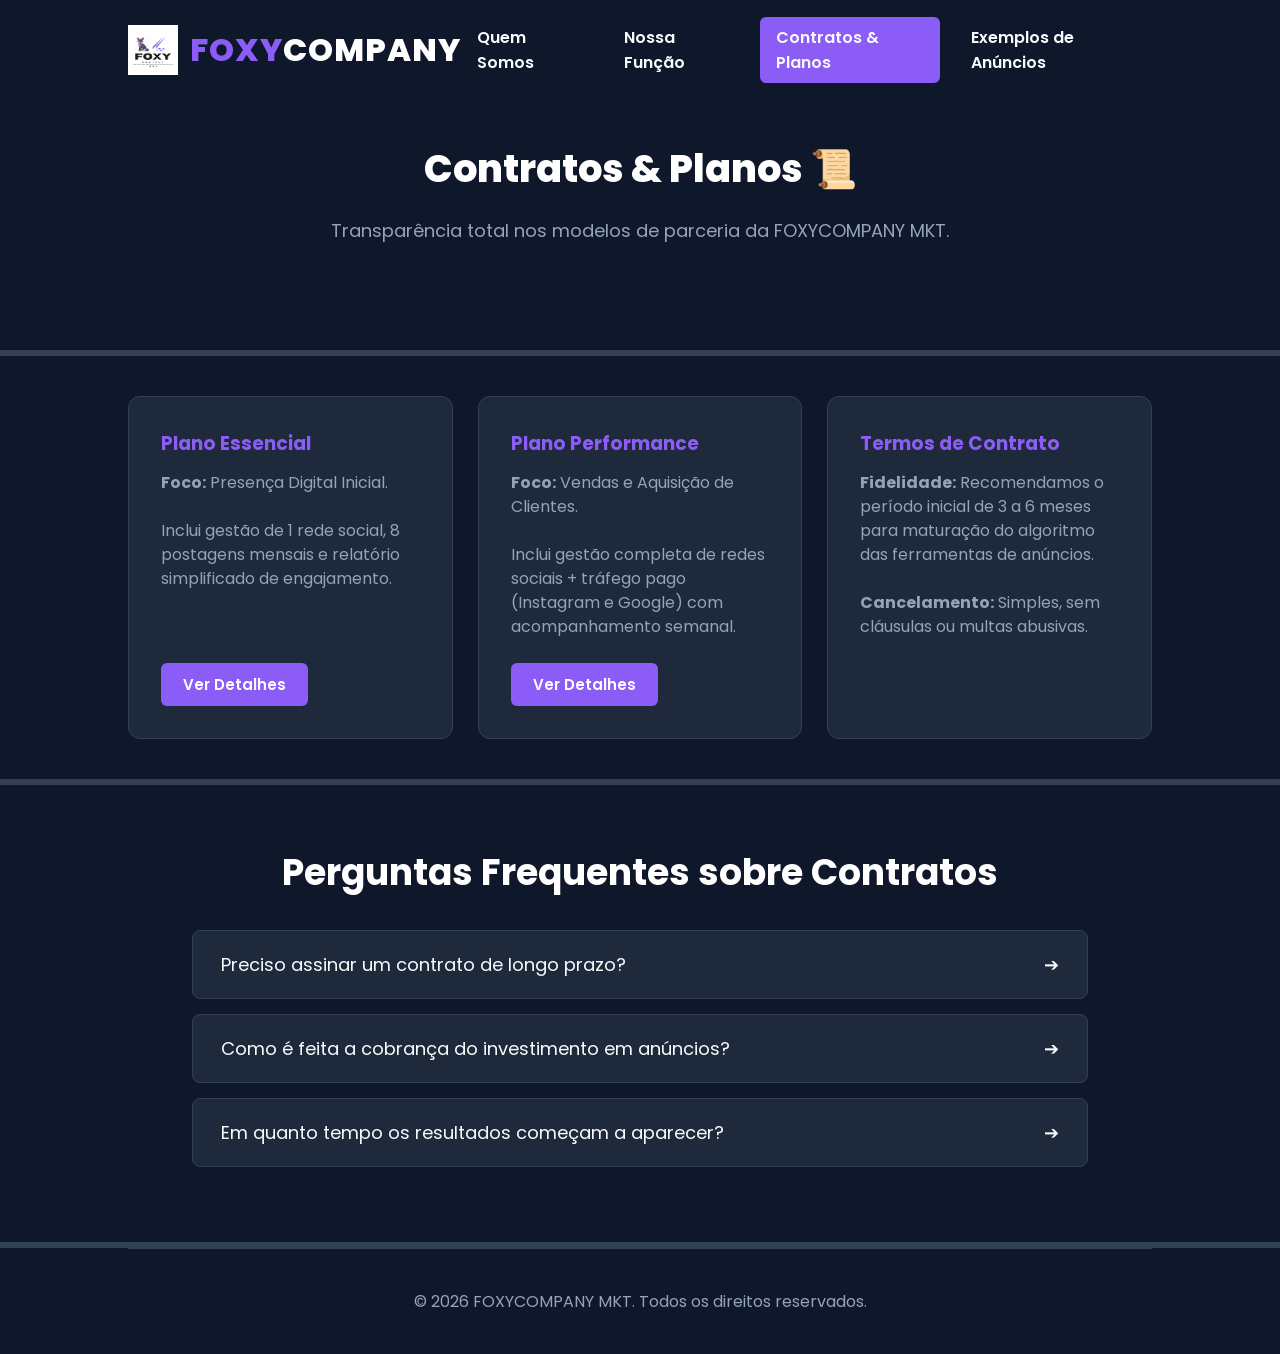
<file: contratos.html>
<!DOCTYPE html>
<html lang="pt-BR">
<head>
    <meta charset="UTF-8">
    <meta name="viewport" content="width=device-width, initial-scale=1.0">
    <title>FOXYCOMPANY MKT | Contratos & Planos</title>
    <link rel="stylesheet" href="style.css">
</head>
<body>

    <div class="main">
        <nav>
            <div class="logo-container">
                <img src="Logo KKJ Marketing.png.png" alt="FOXYCOMPANY MKT Logo" class="brand-logo">
                <div class="logo-text">FOXY<span>COMPANY</span></div>
            </div>
            <div class="nav-links">
                <a href="index.html">Quem Somos</a>
                <a href="servicos.html">Nossa Função</a>
                <a href="contratos.html" class="active">Contratos & Planos</a>
                <a href="portfolio.html">Exemplos de Anúncios</a>
            </div>
        </nav>

        <div class="hero">
            <h1>Contratos & Planos 📜</h1>
            <p>Transparência total nos modelos de parceria da FOXYCOMPANY MKT.</p>
        </div>
    </div>

    <div class="separation"></div>

    <div class="grid-container">
        <div class="card">
            <div>
                <h3>Plano Essencial</h3>
                <p><strong>Foco:</strong> Presença Digital Inicial.<br><br>Inclui gestão de 1 rede social, 8 postagens mensais e relatório simplificado de engajamento.</p>
            </div>
            <div>
                <a href="plano-essencial.html" class="btn-purple">Ver Detalhes</a>
            </div>
        </div>

        <div class="card">
            <div>
                <h3>Plano Performance</h3>
                <p><strong>Foco:</strong> Vendas e Aquisição de Clientes.<br><br>Inclui gestão completa de redes sociais + tráfego pago (Instagram e Google) com acompanhamento semanal.</p>
            </div>
            <div>
                <a href="plano-performance.html" class="btn-purple">Ver Detalhes</a>
            </div>
        </div>

        <div class="card">
            <div>
                <h3>Termos de Contrato</h3>
                <p><strong>Fidelidade:</strong> Recomendamos o período inicial de 3 a 6 meses para maturação do algoritmo das ferramentas de anúncios.<br><br><strong>Cancelamento:</strong> Simples, sem cláusulas ou multas abusivas.</p>
            </div>
        </div>
    </div>

    <div class="separation"></div>

    <section class="faq">
        <h2>Perguntas Frequentes sobre Contratos</h2>
        
        <a href="faq-longo-prazo.html" class="faqbox">
            <span>Preciso assinar um contrato de longo prazo?</span>
            <span>➔</span>
        </a>

        <a href="faq-cobranca-anuncios.html" class="faqbox">
            <span>Como é feita a cobrança do investimento em anúncios?</span>
            <span>➔</span>
        </a>

        <a href="faq-tempo-resultados.html" class="faqbox">
            <span>Em quanto tempo os resultados começam a aparecer?</span>
            <span>➔</span>
        </a>
    </section>

    <div class="separation"></div>

    <footer>
        <p>&copy; 2026 FOXYCOMPANY MKT. Todos os direitos reservados.</p>
    </footer>

</body>
</html>
</file>
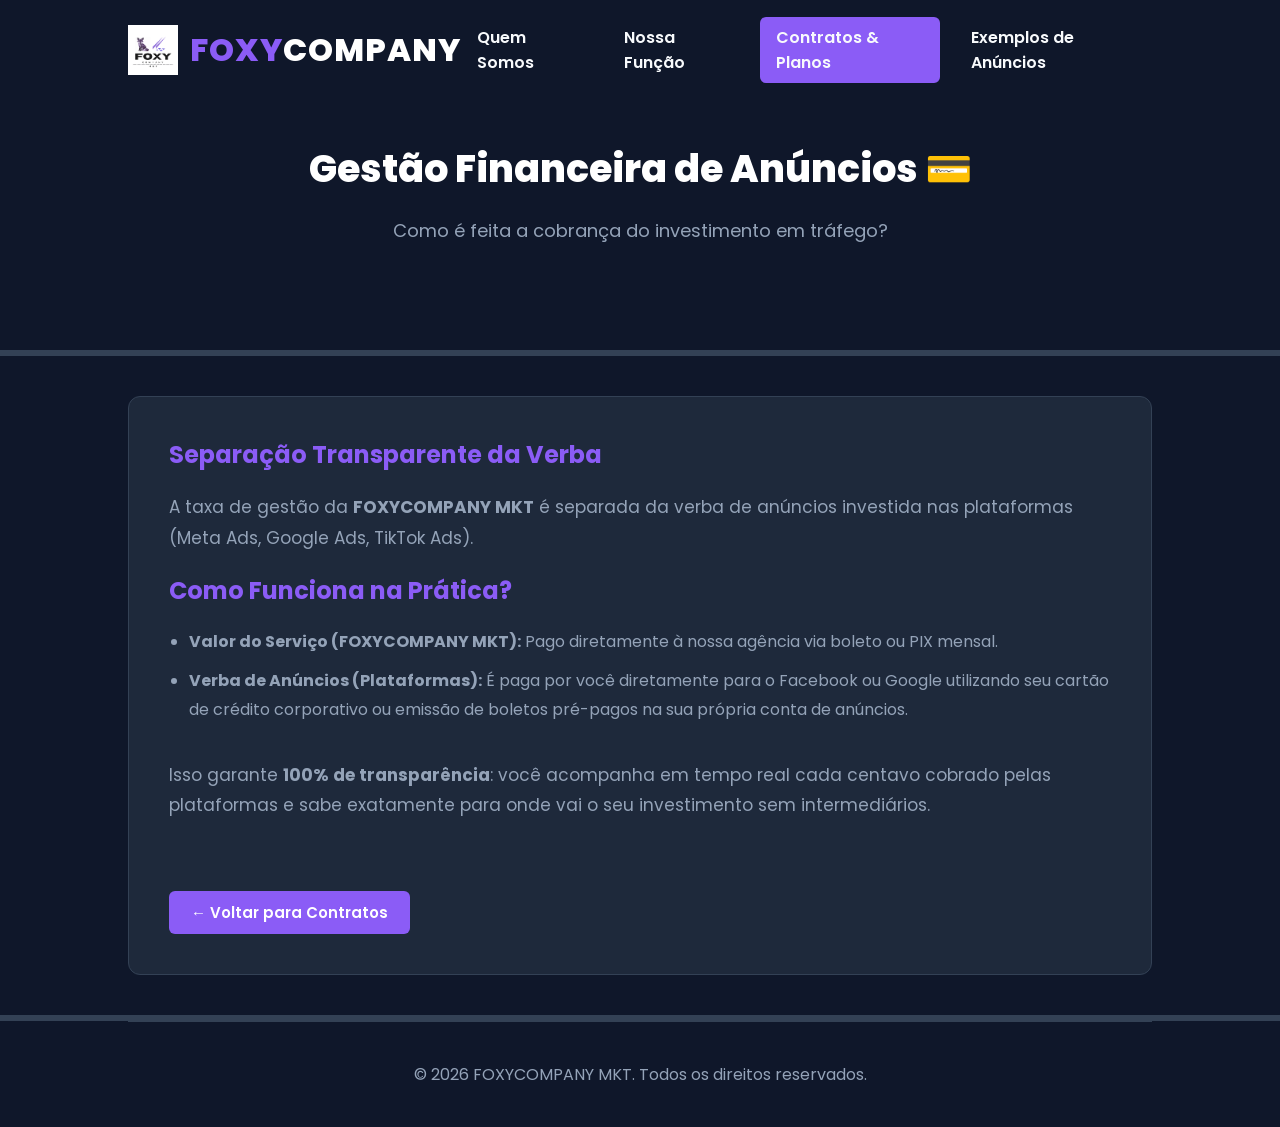
<file: faq-cobranca-anuncios.html>
<!DOCTYPE html>
<html lang="pt-BR">
<head>
    <meta charset="UTF-8">
    <meta name="viewport" content="width=device-width, initial-scale=1.0">
    <title>FOXYCOMPANY MKT | Cobrança do Investimento</title>
    <link rel="stylesheet" href="style.css">
</head>
<body>

    <div class="main">
        <nav>
            <div class="logo-container">
                <img src="Logo KKJ Marketing.png.png" alt="FOXYCOMPANY MKT Logo" class="brand-logo">
                <div class="logo-text">FOXY<span>COMPANY</span></div>
            </div>
            <div class="nav-links">
                <a href="index.html">Quem Somos</a>
                <a href="servicos.html">Nossa Função</a>
                <a href="contratos.html" class="active">Contratos & Planos</a>
                <a href="portfolio.html">Exemplos de Anúncios</a>
            </div>
        </nav>

        <div class="hero">
            <h1>Gestão Financeira de Anúncios 💳</h1>
            <p>Como é feita a cobrança do investimento em tráfego?</p>
        </div>
    </div>

    <div class="separation"></div>

    <div class="details-content">
        <h2>Separação Transparente da Verba</h2>
        <p>A taxa de gestão da <strong>FOXYCOMPANY MKT</strong> é separada da verba de anúncios investida nas plataformas (Meta Ads, Google Ads, TikTok Ads).</p>
        
        <h2>Como Funciona na Prática?</h2>
        <ul>
            <li><strong>Valor do Serviço (FOXYCOMPANY MKT):</strong> Pago diretamente à nossa agência via boleto ou PIX mensal.</li>
            <li><strong>Verba de Anúncios (Plataformas):</strong> É paga por você diretamente para o Facebook ou Google utilizando seu cartão de crédito corporativo ou emissão de boletos pré-pagos na sua própria conta de anúncios.</li>
        </ul>
        <br>
        <p>Isso garante <strong>100% de transparência</strong>: você acompanha em tempo real cada centavo cobrado pelas plataformas e sabe exatamente para onde vai o seu investimento sem intermediários.</p>
        <br><br>
        <a href="contratos.html" class="btn-purple">← Voltar para Contratos</a>
    </div>

    <div class="separation"></div>

    <footer>
        <p>&copy; 2026 FOXYCOMPANY MKT. Todos os direitos reservados.</p>
    </footer>

</body>
</html>
</file>
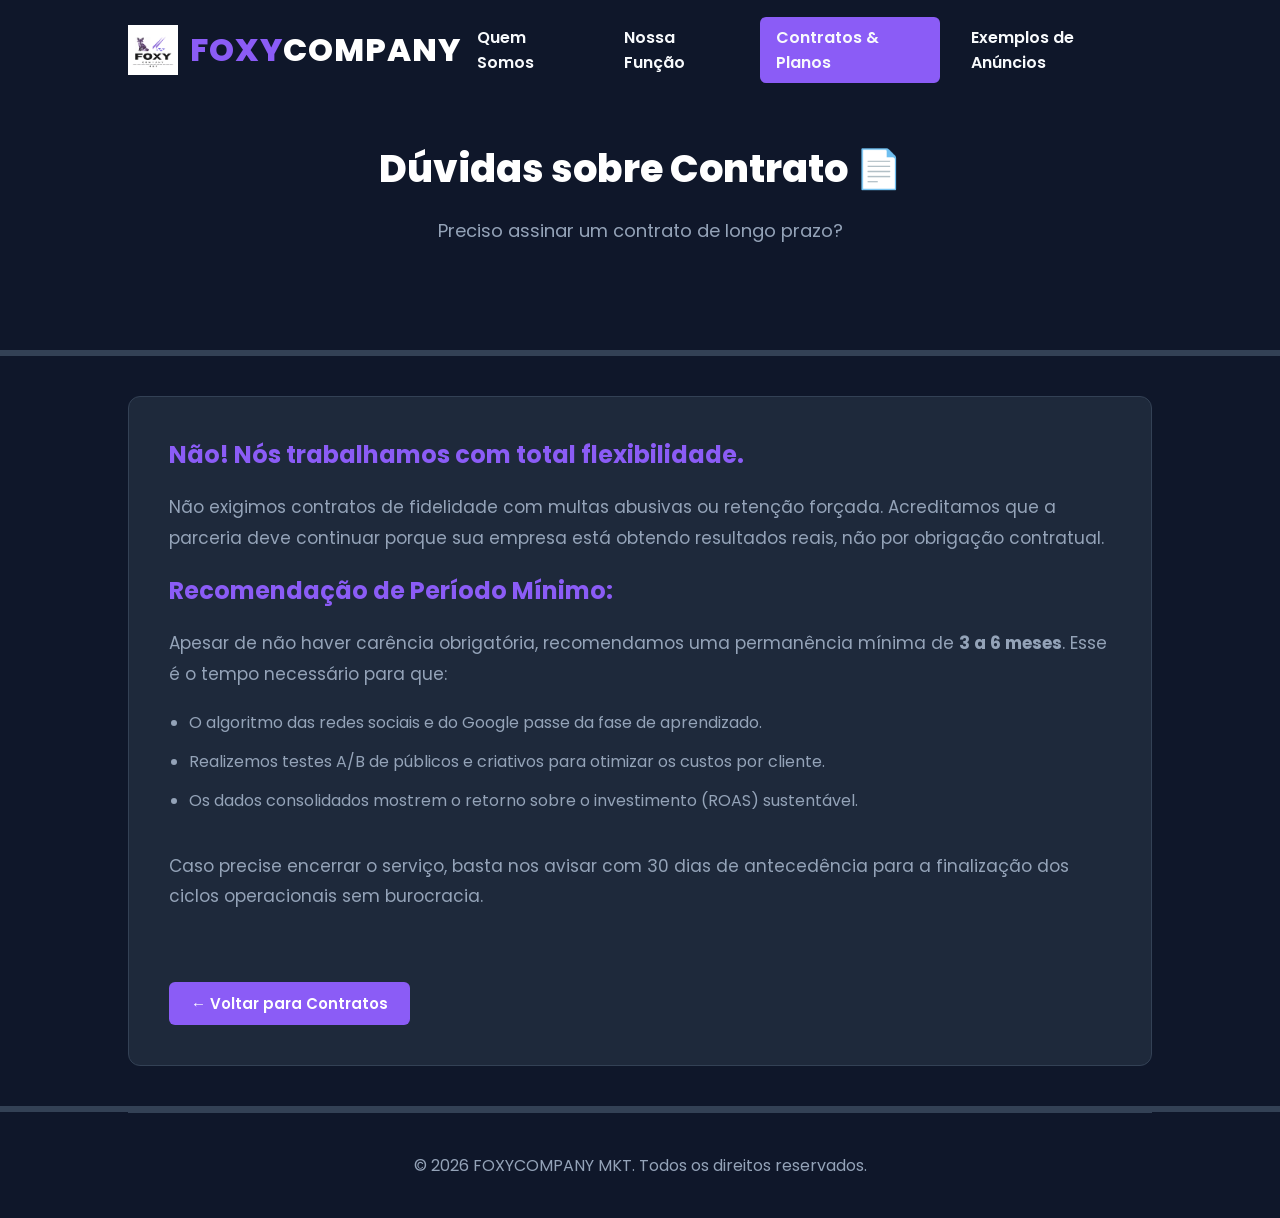
<file: faq-longo-prazo.html>
<!DOCTYPE html>
<html lang="pt-BR">
<head>
    <meta charset="UTF-8">
    <meta name="viewport" content="width=device-width, initial-scale=1.0">
    <title>FOXYCOMPANY MKT | Contrato de Longo Prazo</title>
    <link rel="stylesheet" href="style.css">
</head>
<body>

    <div class="main">
        <nav>
            <div class="logo-container">
                <img src="Logo KKJ Marketing.png.png" alt="FOXYCOMPANY MKT Logo" class="brand-logo">
                <div class="logo-text">FOXY<span>COMPANY</span></div>
            </div>
            <div class="nav-links">
                <a href="index.html">Quem Somos</a>
                <a href="servicos.html">Nossa Função</a>
                <a href="contratos.html" class="active">Contratos & Planos</a>
                <a href="portfolio.html">Exemplos de Anúncios</a>
            </div>
        </nav>

        <div class="hero">
            <h1>Dúvidas sobre Contrato 📄</h1>
            <p>Preciso assinar um contrato de longo prazo?</p>
        </div>
    </div>

    <div class="separation"></div>

    <div class="details-content">
        <h2>Não! Nós trabalhamos com total flexibilidade.</h2>
        <p>Não exigimos contratos de fidelidade com multas abusivas ou retenção forçada. Acreditamos que a parceria deve continuar porque sua empresa está obtendo resultados reais, não por obrigação contratual.</p>
        
        <h2>Recomendação de Período Mínimo:</h2>
        <p>Apesar de não haver carência obrigatória, recomendamos uma permanência mínima de <strong>3 a 6 meses</strong>. Esse é o tempo necessário para que:</p>
        <ul>
            <li>O algoritmo das redes sociais e do Google passe da fase de aprendizado.</li>
            <li>Realizemos testes A/B de públicos e criativos para otimizar os custos por cliente.</li>
            <li>Os dados consolidados mostrem o retorno sobre o investimento (ROAS) sustentável.</li>
        </ul>
        <br>
        <p>Caso precise encerrar o serviço, basta nos avisar com 30 dias de antecedência para a finalização dos ciclos operacionais sem burocracia.</p>
        <br><br>
        <a href="contratos.html" class="btn-purple">← Voltar para Contratos</a>
    </div>

    <div class="separation"></div>

    <footer>
        <p>&copy; 2026 FOXYCOMPANY MKT. Todos os direitos reservados.</p>
    </footer>

</body>
</html>
</file>
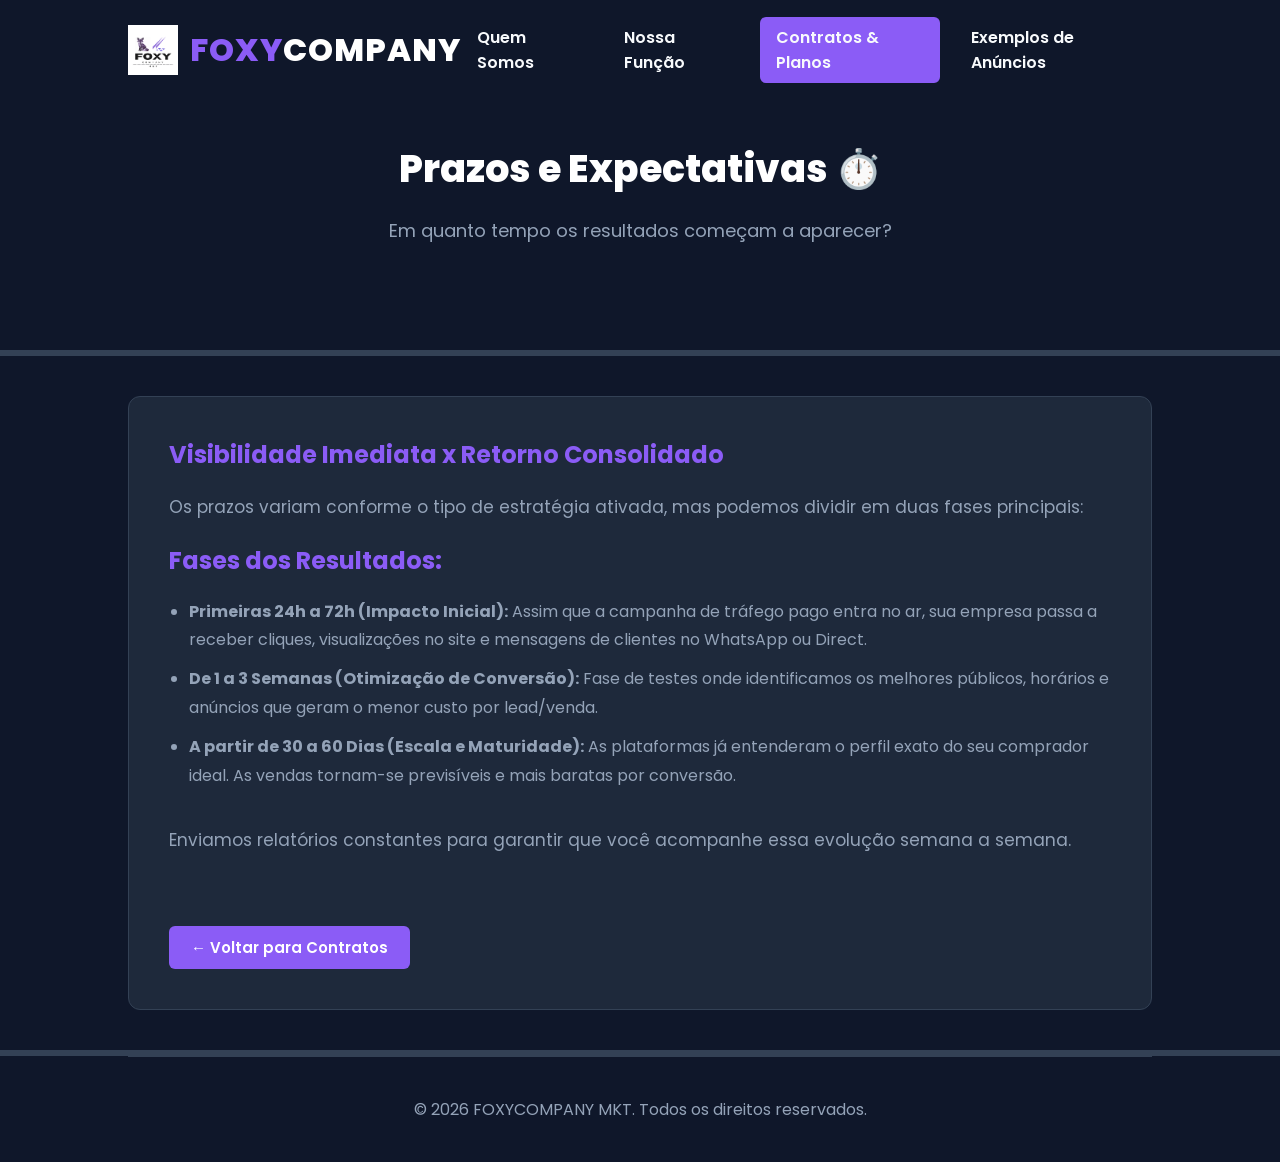
<file: faq-tempo-resultados.html>
<!DOCTYPE html>
<html lang="pt-BR">
<head>
    <meta charset="UTF-8">
    <meta name="viewport" content="width=device-width, initial-scale=1.0">
    <title>FOXYCOMPANY MKT | Tempo para Resultados</title>
    <link rel="stylesheet" href="style.css">
</head>
<body>

    <div class="main">
        <nav>
            <div class="logo-container">
                <img src="Logo KKJ Marketing.png.png" alt="FOXYCOMPANY MKT Logo" class="brand-logo">
                <div class="logo-text">FOXY<span>COMPANY</span></div>
            </div>
            <div class="nav-links">
                <a href="index.html">Quem Somos</a>
                <a href="servicos.html">Nossa Função</a>
                <a href="contratos.html" class="active">Contratos & Planos</a>
                <a href="portfolio.html">Exemplos de Anúncios</a>
            </div>
        </nav>

        <div class="hero">
            <h1>Prazos e Expectativas ⏱️</h1>
            <p>Em quanto tempo os resultados começam a aparecer?</p>
        </div>
    </div>

    <div class="separation"></div>

    <div class="details-content">
        <h2>Visibilidade Imediata x Retorno Consolidado</h2>
        <p>Os prazos variam conforme o tipo de estratégia ativada, mas podemos dividir em duas fases principais:</p>
        
        <h2>Fases dos Resultados:</h2>
        <ul>
            <li><strong>Primeiras 24h a 72h (Impacto Inicial):</strong> Assim que a campanha de tráfego pago entra no ar, sua empresa passa a receber cliques, visualizações no site e mensagens de clientes no WhatsApp ou Direct.</li>
            <li><strong>De 1 a 3 Semanas (Otimização de Conversão):</strong> Fase de testes onde identificamos os melhores públicos, horários e anúncios que geram o menor custo por lead/venda.</li>
            <li><strong>A partir de 30 a 60 Dias (Escala e Maturidade):</strong> As plataformas já entenderam o perfil exato do seu comprador ideal. As vendas tornam-se previsíveis e mais baratas por conversão.</li>
        </ul>
        <br>
        <p>Enviamos relatórios constantes para garantir que você acompanhe essa evolução semana a semana.</p>
        <br><br>
        <a href="contratos.html" class="btn-purple">← Voltar para Contratos</a>
    </div>

    <div class="separation"></div>

    <footer>
        <p>&copy; 2026 FOXYCOMPANY MKT. Todos os direitos reservados.</p>
    </footer>

</body>
</html>
</file>
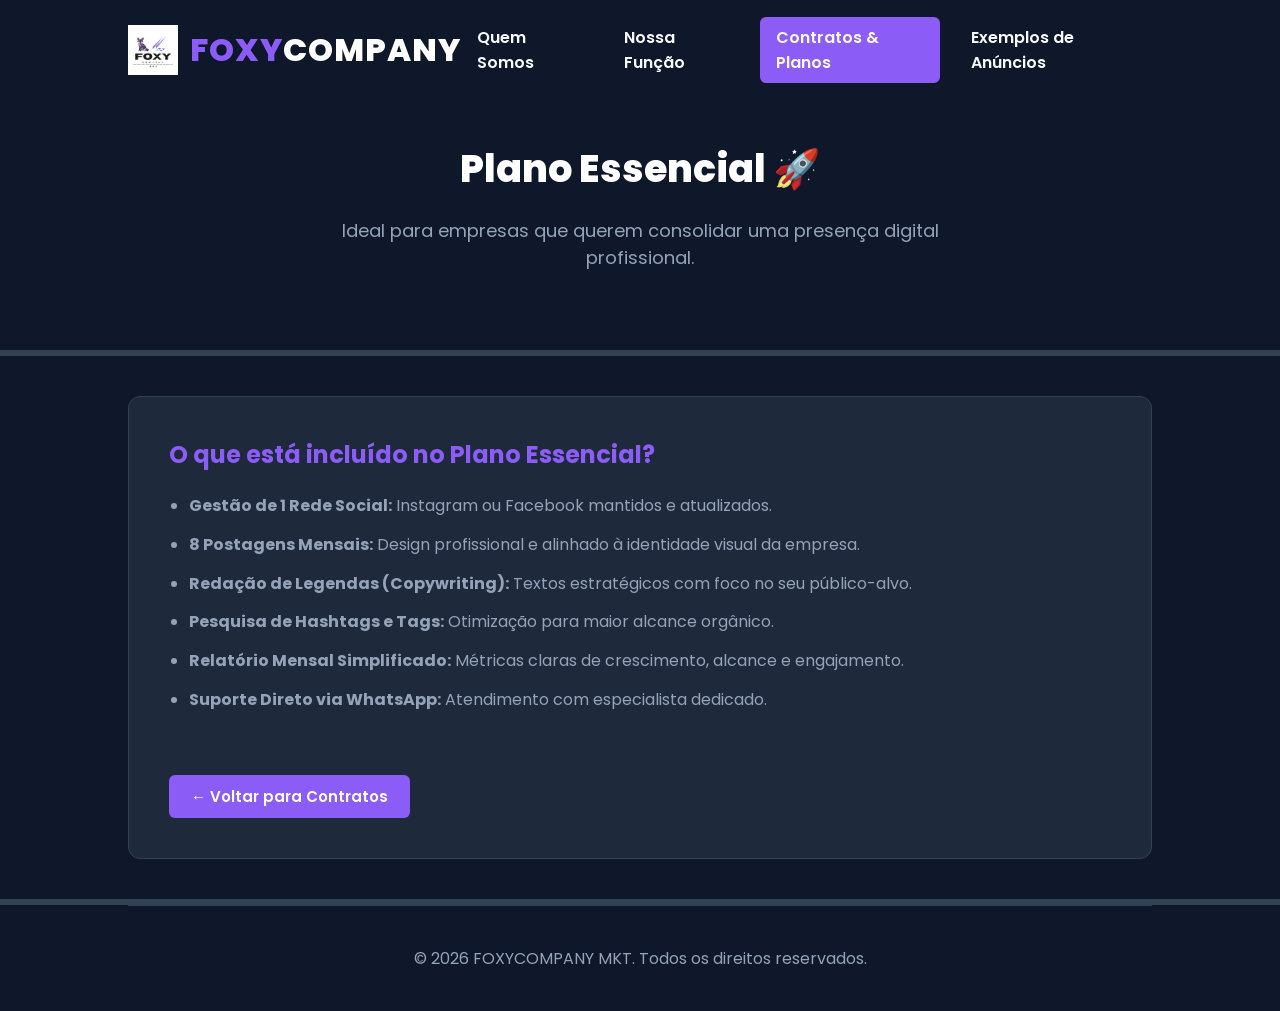
<file: plano-essencial.html>
<!DOCTYPE html>
<html lang="pt-BR">
<head>
    <meta charset="UTF-8">
    <meta name="viewport" content="width=device-width, initial-scale=1.0">
    <title>FOXYCOMPANY MKT | Detalhes - Plano Essencial</title>
    <link rel="stylesheet" href="style.css">
</head>
<body>

    <div class="main">
        <nav>
            <div class="logo-container">
                <img src="Logo KKJ Marketing.png.png" alt="FOXYCOMPANY MKT Logo" class="brand-logo">
                <div class="logo-text">FOXY<span>COMPANY</span></div>
            </div>
            <div class="nav-links">
                <a href="index.html">Quem Somos</a>
                <a href="servicos.html">Nossa Função</a>
                <a href="contratos.html" class="active">Contratos & Planos</a>
                <a href="portfolio.html">Exemplos de Anúncios</a>
            </div>
        </nav>

        <div class="hero">
            <h1>Plano Essencial 🚀</h1>
            <p>Ideal para empresas que querem consolidar uma presença digital profissional.</p>
        </div>
    </div>

    <div class="separation"></div>

    <div class="details-content">
        <h2>O que está incluído no Plano Essencial?</h2>
        <ul>
            <li><strong>Gestão de 1 Rede Social:</strong> Instagram ou Facebook mantidos e atualizados.</li>
            <li><strong>8 Postagens Mensais:</strong> Design profissional e alinhado à identidade visual da empresa.</li>
            <li><strong>Redação de Legendas (Copywriting):</strong> Textos estratégicos com foco no seu público-alvo.</li>
            <li><strong>Pesquisa de Hashtags e Tags:</strong> Otimização para maior alcance orgânico.</li>
            <li><strong>Relatório Mensal Simplificado:</strong> Métricas claras de crescimento, alcance e engajamento.</li>
            <li><strong>Suporte Direto via WhatsApp:</strong> Atendimento com especialista dedicado.</li>
        </ul>
        <br><br>
        <a href="contratos.html" class="btn-purple">← Voltar para Contratos</a>
    </div>

    <div class="separation"></div>

    <footer>
        <p>&copy; 2026 FOXYCOMPANY MKT. Todos os direitos reservados.</p>
    </footer>

</body>
</html>
</file>
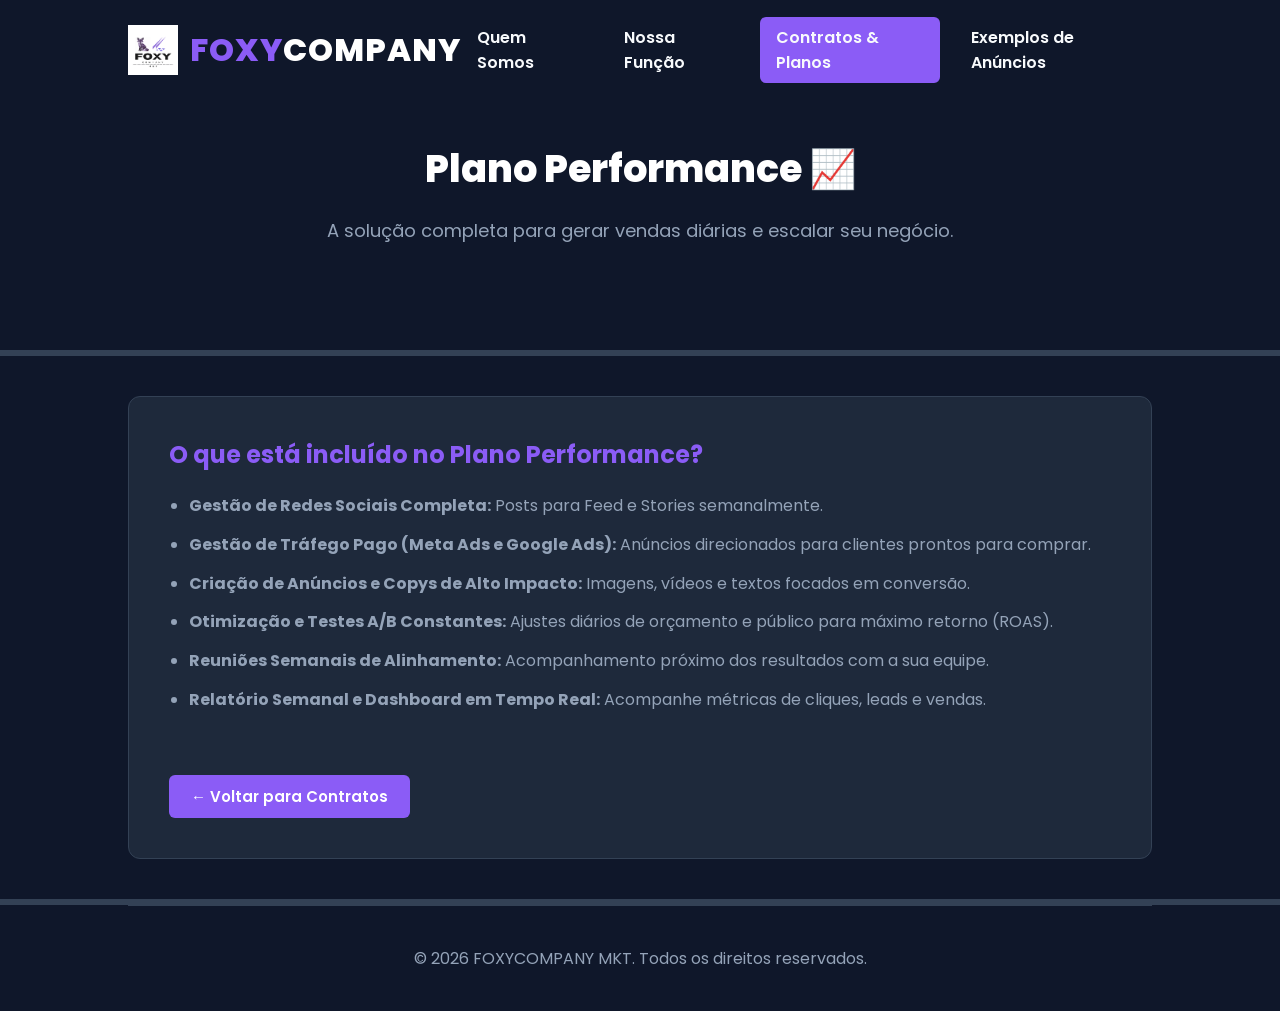
<file: plano-performance.html>
<!DOCTYPE html>
<html lang="pt-BR">
<head>
    <meta charset="UTF-8">
    <meta name="viewport" content="width=device-width, initial-scale=1.0">
    <title>FOXYCOMPANY MKT | Detalhes - Plano Performance</title>
    <link rel="stylesheet" href="style.css">
</head>
<body>

    <div class="main">
        <nav>
            <div class="logo-container">
                <img src="Logo KKJ Marketing.png.png" alt="FOXYCOMPANY MKT Logo" class="brand-logo">
                <div class="logo-text">FOXY<span>COMPANY</span></div>
            </div>
            <div class="nav-links">
                <a href="index.html">Quem Somos</a>
                <a href="servicos.html">Nossa Função</a>
                <a href="contratos.html" class="active">Contratos & Planos</a>
                <a href="portfolio.html">Exemplos de Anúncios</a>
            </div>
        </nav>

        <div class="hero">
            <h1>Plano Performance 📈</h1>
            <p>A solução completa para gerar vendas diárias e escalar seu negócio.</p>
        </div>
    </div>

    <div class="separation"></div>

    <div class="details-content">
        <h2>O que está incluído no Plano Performance?</h2>
        <ul>
            <li><strong>Gestão de Redes Sociais Completa:</strong> Posts para Feed e Stories semanalmente.</li>
            <li><strong>Gestão de Tráfego Pago (Meta Ads e Google Ads):</strong> Anúncios direcionados para clientes prontos para comprar.</li>
            <li><strong>Criação de Anúncios e Copys de Alto Impacto:</strong> Imagens, vídeos e textos focados em conversão.</li>
            <li><strong>Otimização e Testes A/B Constantes:</strong> Ajustes diários de orçamento e público para máximo retorno (ROAS).</li>
            <li><strong>Reuniões Semanais de Alinhamento:</strong> Acompanhamento próximo dos resultados com a sua equipe.</li>
            <li><strong>Relatório Semanal e Dashboard em Tempo Real:</strong> Acompanhe métricas de cliques, leads e vendas.</li>
        </ul>
        <br><br>
        <a href="contratos.html" class="btn-purple">← Voltar para Contratos</a>
    </div>

    <div class="separation"></div>

    <footer>
        <p>&copy; 2026 FOXYCOMPANY MKT. Todos os direitos reservados.</p>
    </footer>

</body>
</html>
</file>
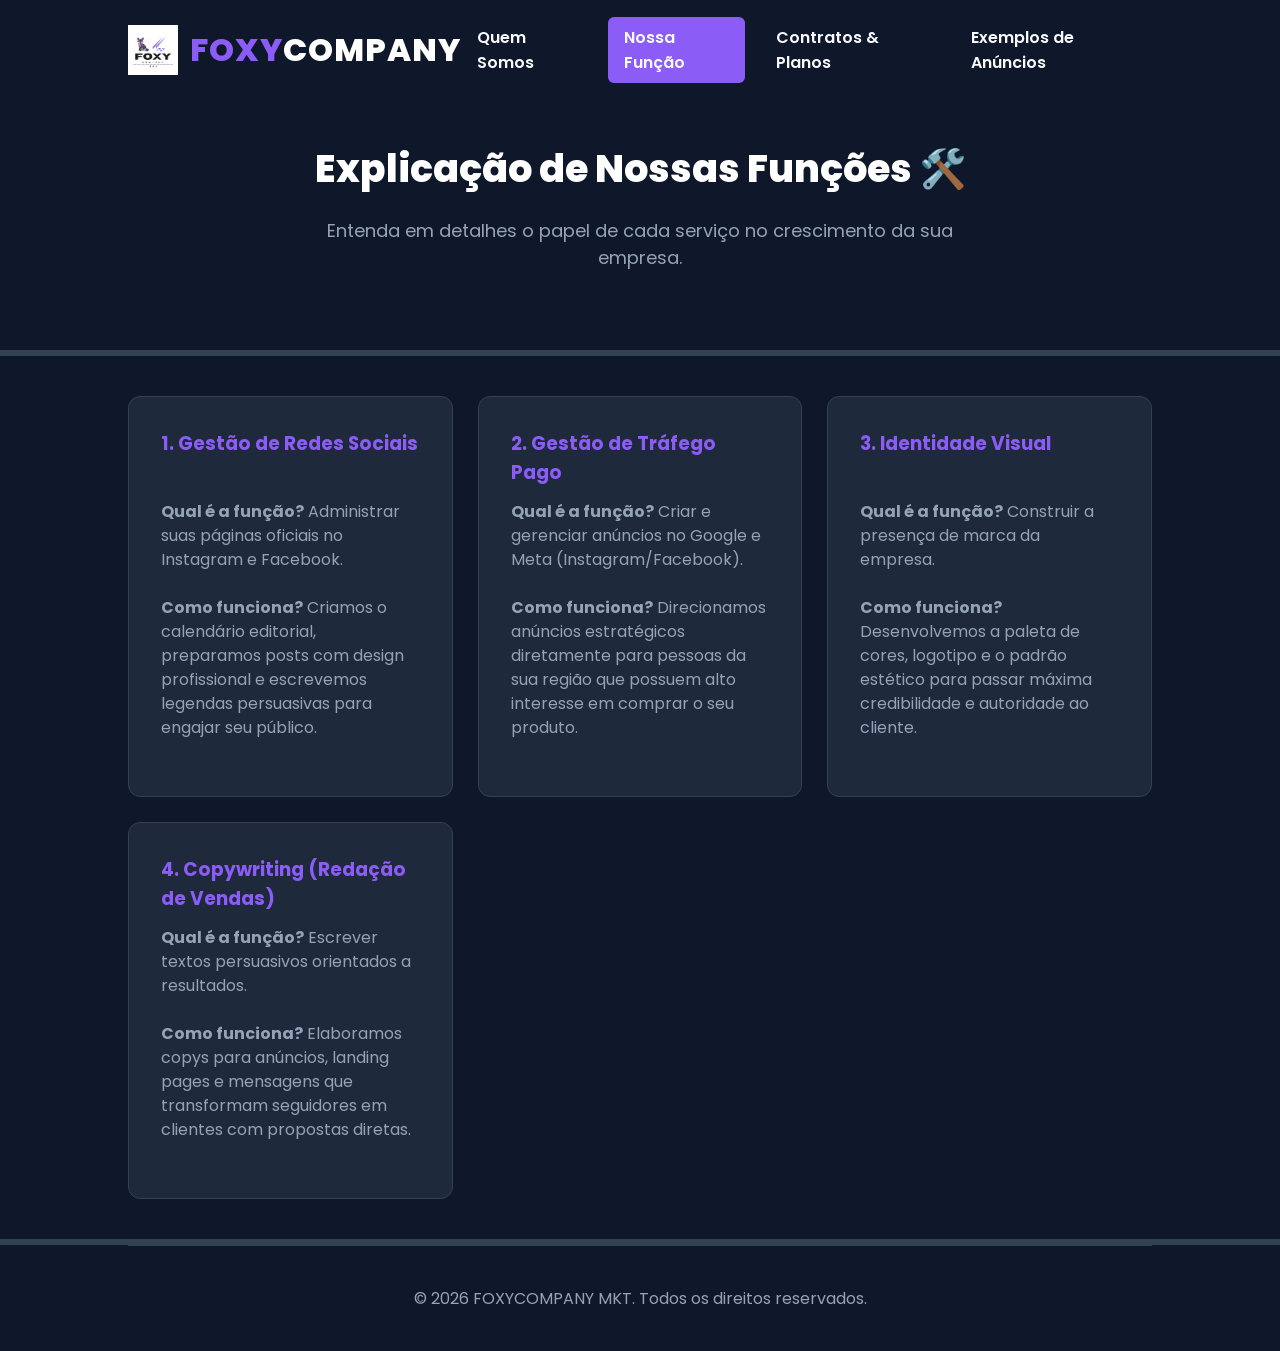
<file: servicos.html>
<!DOCTYPE html>
<html lang="pt-BR">
<head>
    <meta charset="UTF-8">
    <meta name="viewport" content="width=device-width, initial-scale=1.0">
    <title>FOXYCOMPANY MKT | Nossa Função</title>
    <link rel="stylesheet" href="style.css">
</head>
<body>

    <div class="main">
        <nav>
            <div class="logo-container">
                <img src="Logo KKJ Marketing.png.png" alt="FOXYCOMPANY MKT Logo" class="brand-logo">
                <div class="logo-text">FOXY<span>COMPANY</span></div>
            </div>
            <div class="nav-links">
                <a href="index.html">Quem Somos</a>
                <a href="servicos.html" class="active">Nossa Função</a>
                <a href="contratos.html">Contratos & Planos</a>
                <a href="portfolio.html">Exemplos de Anúncios</a>
            </div>
        </nav>

        <div class="hero">
            <h1>Explicação de Nossas Funções 🛠️</h1>
            <p>Entenda em detalhes o papel de cada serviço no crescimento da sua empresa.</p>
        </div>
    </div>

    <div class="separation"></div>

    <div class="grid-container">
        <div class="card">
            <h3>1. Gestão de Redes Sociais</h3>
            <p><strong>Qual é a função?</strong> Administrar suas páginas oficiais no Instagram e Facebook.<br><br><strong>Como funciona?</strong> Criamos o calendário editorial, preparamos posts com design profissional e escrevemos legendas persuasivas para engajar seu público.</p>
        </div>

        <div class="card">
            <h3>2. Gestão de Tráfego Pago</h3>
            <p><strong>Qual é a função?</strong> Criar e gerenciar anúncios no Google e Meta (Instagram/Facebook).<br><br><strong>Como funciona?</strong> Direcionamos anúncios estratégicos diretamente para pessoas da sua região que possuem alto interesse em comprar o seu produto.</p>
        </div>

        <div class="card">
            <h3>3. Identidade Visual</h3>
            <p><strong>Qual é a função?</strong> Construir a presença de marca da empresa.<br><br><strong>Como funciona?</strong> Desenvolvemos a paleta de cores, logotipo e o padrão estético para passar máxima credibilidade e autoridade ao cliente.</p>
        </div>

        <div class="card">
            <h3>4. Copywriting (Redação de Vendas)</h3>
            <p><strong>Qual é a função?</strong> Escrever textos persuasivos orientados a resultados.<br><br><strong>Como funciona?</strong> Elaboramos copys para anúncios, landing pages e mensagens que transformam seguidores em clientes com propostas diretas.</p>
        </div>
    </div>

    <div class="separation"></div>

    <footer>
        <p>&copy; 2026 FOXYCOMPANY MKT. Todos os direitos reservados.</p>
    </footer>

</body>
</html>
</file>
<file: style.css>
@import url('https://fonts.googleapis.com/css2?family=Poppins:wght@300;400;600;700;800&display=swap');

* {
    padding: 0;
    margin: 0;
    box-sizing: border-box;
    font-family: 'Poppins', sans-serif;
}

:root {
    --bg-color: #0f172a;
    --card-bg: #1e293b;
    --accent-color: #8b5cf6;
    --accent-hover: #a855f7;
    --text-color: #f8fafc;
    --text-dim: #94a3b8;
}

body {
    background-color: var(--bg-color);
    color: var(--text-color);
}

.main {
    background-image: linear-gradient(rgba(15, 23, 42, 0.85), rgba(15, 23, 42, 0.95)), url("https://images.unsplash.com/photo-1460925895917-afdab827c52f?auto=format&fit=crop&w=1200&q=80");
    background-position: center;
    background-size: cover;
    background-repeat: no-repeat;
    min-height: 350px;
    position: relative;
}

nav {
    max-width: 80vw;
    justify-content: space-between;
    margin: auto;
    display: flex;
    align-items: center;
    height: 100px;
}

.logo-container {
    display: flex;
    align-items: center;
    gap: 12px;
}

/* Ajustado para enquadrar e exibir apenas a raposa */
.brand-logo {
    height: 50px;
    width: 50px;
    object-fit: cover;
    object-position: left center;
}

.logo-text {
    font-size: 2rem;
    font-weight: 800;
    color: var(--accent-color);
    letter-spacing: 1px;
}

.logo-text span {
    color: #fff;
}

.nav-links {
    display: flex;
    gap: 15px;
}

.nav-links a {
    color: var(--text-color);
    text-decoration: none;
    font-weight: 600;
    padding: 8px 16px;
    border-radius: 6px;
    transition: 0.3s;
}

.nav-links a:hover, .nav-links a.active {
    background-color: var(--accent-color);
}

.hero {
    display: flex;
    align-items: center;
    justify-content: center;
    flex-direction: column;
    color: white;
    position: relative;
    gap: 20px;
    padding: 40px 30px;
    text-align: center;
}

.hero h1 {
    font-weight: 800;
    font-size: 38px;
}

.hero h1 span {
    color: var(--accent-color);
}

.hero p {
    font-weight: 400;
    font-size: 18px;
    color: var(--text-dim);
    max-width: 700px;
}

.separation {
    height: 6px;
    background-color: #334155;
}

.btn-purple {
    background-color: var(--accent-color);
    color: white;
    padding: 10px 22px;
    font-size: 15px;
    border-radius: 6px;
    font-weight: 600;
    text-decoration: none;
    border: none;
    display: inline-block;
    transition: 0.3s;
}

.btn-purple:hover {
    background-color: var(--accent-hover);
}

.first {
    display: flex;
    justify-content: space-between;
    max-width: 80vw;
    margin: auto;
    color: white;
    align-items: center;
    padding: 60px 0;
    gap: 40px;
}

.first > div {
    flex: 1;
    display: flex;
    flex-direction: column;
    gap: 15px;
}

.first h2 {
    font-size: 36px;
    font-weight: 700;
    color: var(--accent-color);
}

.first p {
    font-size: 18px;
    color: var(--text-dim);
    line-height: 1.6;
}

.secImg img {
    width: 100%;
    max-width: 500px;
    border-radius: 12px;
    border: 1px solid #334155;
    box-shadow: 0 10px 25px rgba(0,0,0,0.5);
}

.grid-container {
    display: grid;
    grid-template-columns: repeat(auto-fit, minmax(280px, 1fr));
    gap: 25px;
    max-width: 80vw;
    margin: 40px auto;
}

.card {
    background-color: var(--card-bg);
    padding: 2rem;
    border-radius: 12px;
    border: 1px solid #334155;
    transition: transform 0.3s;
    display: flex;
    flex-direction: column;
    justify-content: space-between;
}

.card:hover {
    transform: translateY(-5px);
    border-color: var(--accent-color);
}

.card img {
    width: 100%;
    height: 200px;
    object-fit: cover;
    border-radius: 8px;
    margin-bottom: 1rem;
}

.card h3 {
    color: var(--accent-color);
    margin-bottom: 0.8rem;
}

.card p {
    color: var(--text-dim);
    line-height: 1.5;
    margin-bottom: 1.5rem;
}

.faq {
    background: var(--bg-color);
    color: white;
    padding: 60px 20px;
}

.faq h2 {
    text-align: center;
    font-size: 36px;
    margin-bottom: 30px;
}

.faqbox {
    transition: all 0.3s ease;
    font-size: 18px;
    display: flex;
    justify-content: space-between;
    align-items: center;
    background-color: var(--card-bg);
    padding: 20px 28px;
    max-width: 70vw;
    margin: 15px auto;
    border-radius: 8px;
    border: 1px solid #334155;
    text-decoration: none;
    color: var(--text-color);
}

.faqbox:hover {
    border-color: var(--accent-color);
    background-color: #273549;
}

footer {
    color: var(--text-dim);
    max-width: 80vw;
    margin: auto;
    padding: 40px 0;
    border-top: 1px solid #334155;
    text-align: center;
}

.details-content {
    max-width: 80vw;
    margin: 40px auto;
    background-color: var(--card-bg);
    padding: 40px;
    border-radius: 12px;
    border: 1px solid #334155;
}

.details-content h2 {
    color: var(--accent-color);
    margin-bottom: 20px;
}

.details-content p {
    color: var(--text-dim);
    line-height: 1.8;
    font-size: 17px;
    margin-bottom: 20px;
}

.details-content ul {
    margin-left: 20px;
    color: var(--text-dim);
    line-height: 1.8;
}

.details-content ul li {
    margin-bottom: 10px;
}

@media screen and (max-width: 1000px) {
    .first {
        flex-direction: column;
        text-align: center;
    }

    nav {
        flex-direction: column;
        height: auto;
        padding: 20px 0;
        gap: 15px;
    }

    .faqbox {
        max-width: 90vw;
    }
}
</file>
